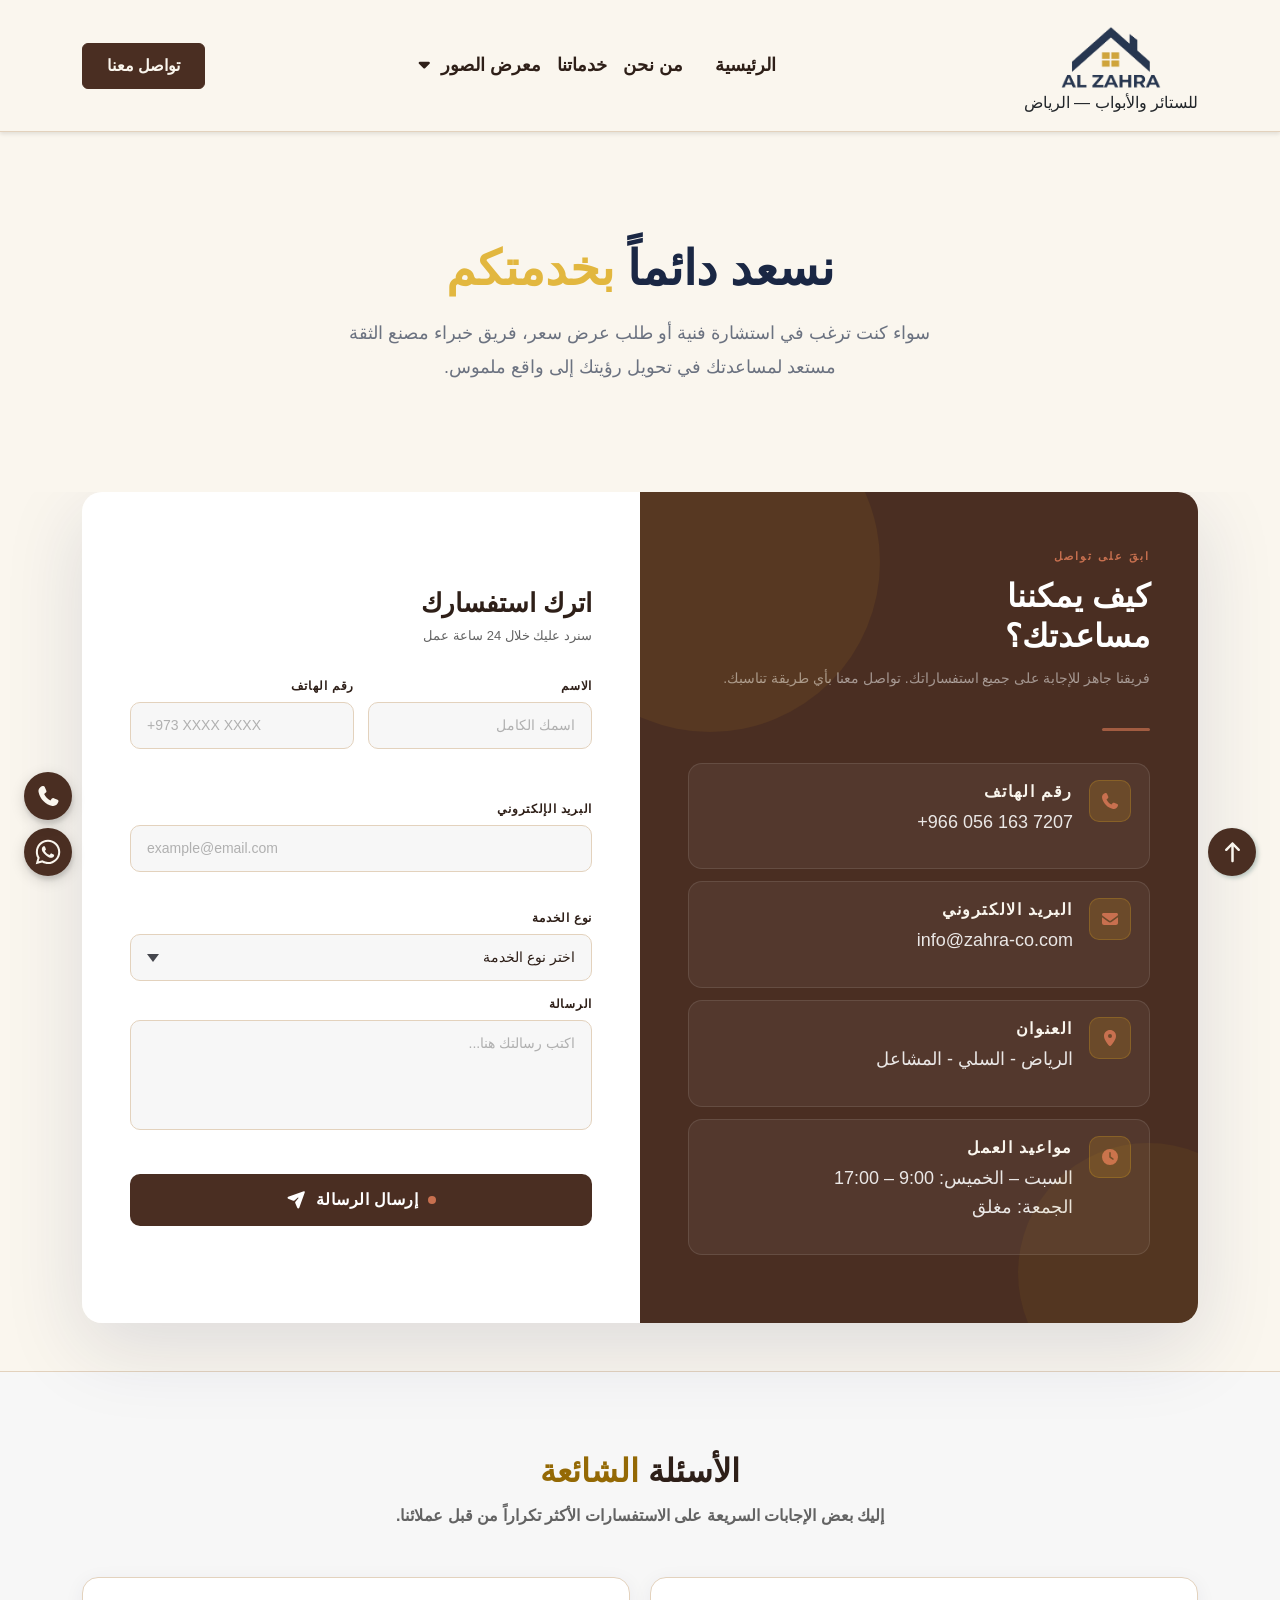
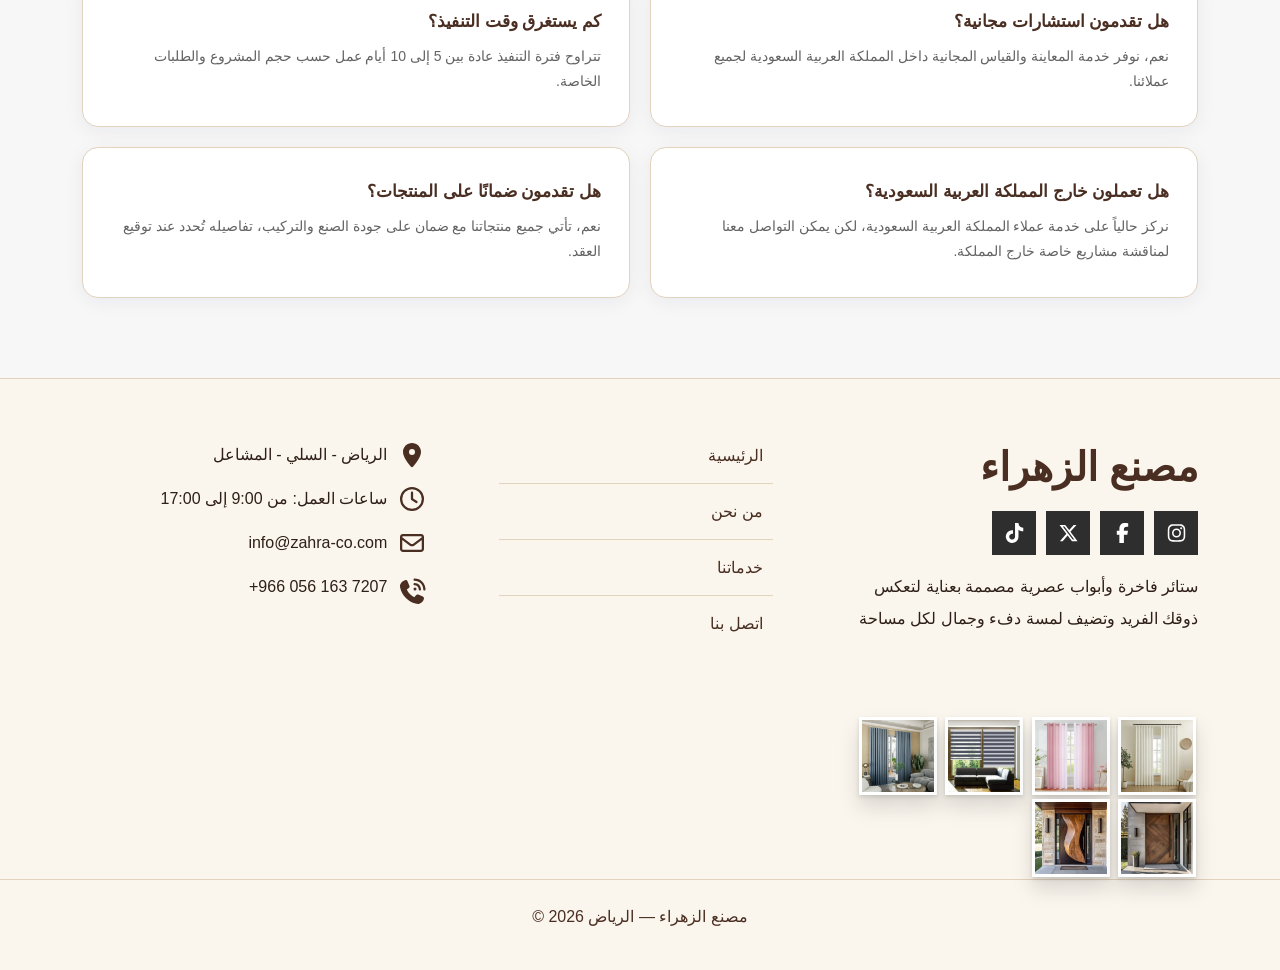
<file: contact.html>
<!doctype html>
<html lang="ar" dir="rtl">
  <head>
    <meta charset="UTF-8" />
    <meta name="viewport" content="width=device-width, initial-scale=1.0" />
    <meta
      http-equiv="Content-Security-Policy"
      content="default-src 'self'; script-src 'self' 'sha256-vvt4KWwuNr51XfE5m+hzeNEGhiOfZzG97ccfqGsPwvE=' 'sha256-7Y6uruadyUuhcGLX1ZdpZkP2QaiASGEqF8HDzQNpqH4='; style-src 'self' https://fonts.googleapis.com 'unsafe-inline'; font-src 'self' https://fonts.gstatic.com; img-src 'self' data:; connect-src 'self';"
    />
    <title>تواصل معنا - مصنع الثقة</title>
    <meta
      name="description"
      content="تواصل مع مصنع الثقة للحصول على استشارة مجانية وعرض سعر. الهملة، البحرين — +973 17580191"
    />

    <meta property="og:site_name" content="مصنع الثقة" />
    <meta property="og:type" content="website" />
    <meta property="og:url" content="https://trust-co.net/contact.html" />
    <meta property="og:title" content="تواصل معنا - مصنع الثقة" />
    <meta
      property="og:description"
      content="تواصل مع مصنع الثقة للحصول على استشارة مجانية وعرض سعر. الهملة، البحرين — +973 17580191"
    />
    <meta
      property="og:image"
      content="https://trust-co.net/images/og-image.webp"
    />
    <meta property="og:image:width" content="1200" />
    <meta property="og:image:height" content="630" />
    <meta property="og:locale" content="ar_BH" />

    <link rel="canonical" href="https://trust-co.net/contact.html" />

    <link rel="icon" href="./images/logo.png" type="image/png" />

    <link rel="stylesheet" href="./CSS/bootstrap.min.css" />
    <link rel="stylesheet" href="./CSS/all.min.css" />
    <link rel="stylesheet" href="./CSS/style.css" />
    <link rel="stylesheet" href="./CSS/contact.css" />

    <link rel="preconnect" href="https://fonts.googleapis.com" />
    <link rel="preconnect" href="https://fonts.gstatic.com" crossorigin />
    <link
      href="https://fonts.googleapis.com/css2?family=Cairo:wght@200..1000&family=El+Messiri:wght@400..700&family=Tajawal:wght@200;300;400;500;700;800;900&display=swap"
      rel="stylesheet"
    />

    <script type="application/ld+json">
      {
        "@context": "https://schema.org",
        "@graph": [
          {
            "@type": "ContactPage",
            "@id": "https://zahra-co.com/contact.html#webpage",
            "url": "https://zahra-co.com/contact.html",
            "name": "تواصل معنا - مصنع الزهراء",
            "description": "تواصل مع مصنع الزهراء للحصول على استشارة مجانية وعرض سعر. الرياض، السلي - المشاعل +966 056 163 7207",
            "inLanguage": "ar",
            "isPartOf": {
              "@type": "WebSite",
              "@id": "https://zahra-co.com/#website",
              "url": "https://zahra-co.com/",
              "name": "مصنع الزهراء للستائر والأبواب"
            },
            "breadcrumb": {
              "@type": "BreadcrumbList",
              "@id": "https://zahra-co.com/contact.html#breadcrumb",
              "itemListElement": [
                {
                  "@type": "ListItem",
                  "position": 1,
                  "name": "الرئيسية",
                  "item": "https://zahra-co.com/index.html"
                },
                {
                  "@type": "ListItem",
                  "position": 2,
                  "name": "تواصل معنا",
                  "item": "https://zahra-co.com/contact.html"
                }
              ]
            },
            "mainEntity": {
              "@type": ["LocalBusiness", "ManufacturingBusiness"],
              "@id": "https://zahra-co.com/#organization",
              "name": "مصنع الزهراء للستائر والأبواب",
              "url": "https://zahra-co.com/",
              "telephone": "+966 056 163 7207",
              "email": "info@zahra-co.com",
              "address": {
                "@type": "PostalAddress",
                "streetAddress": "الرياض - السلي - المشاعل",
                "addressLocality": "Ryadh",
                "addressRegion": "Riyadh",
                "addressCountry": "SA"
              }
            }
          }
        ]
      }
    </script>
  </head>

  <body>
    <nav class="navbar navbar-expand-lg py-3" id="mainNavbar">
      <div class="container">
        <div class="logo-box">
          <a class="navbar-brand" href="index.html">
            <img src="./images/logo.png" alt="مصنع الزهراء"
          /></a>
          <span class="d-block">للستائر والأبواب — الرياض</span>
        </div>

        <button
          class="navbar-toggler"
          type="button"
          data-bs-toggle="collapse"
          data-bs-target="#navbarSupportedContent"
          aria-controls="navbarSupportedContent"
          aria-expanded="false"
          aria-label="Toggle navigation"
        >
          <span class="navbar-toggler-icon"></span>
        </button>

        <div class="collapse navbar-collapse" id="navbarSupportedContent">
          <ul class="navbar-nav mx-auto mb-2 mb-lg-0">
            <li class="nav-item ms-3">
              <a class="nav-link" aria-current="page" href="index.html">
                الرئيسية
              </a>
            </li>

            <li class="nav-item">
              <a class="nav-link" href="about.html"> من نحن </a>
            </li>

            <li class="nav-item">
              <a class="nav-link" href="services.html"> خدماتنا </a>
            </li>

            <li class="nav-item has-mega-menu">
              <a
                class="nav-link"
                data-bs-toggle="collapse"
                href="#megaMenuCollapse"
                role="button"
                aria-expanded="false"
                aria-controls="megaMenuCollapse"
              >
                معرض الصور
                <i class="fa fa-caret-down"></i>
              </a>
              <div class="collapse mega-menu" id="megaMenuCollapse">
                <img src="./images/megamenu.png" alt="mega menu" />

                <ul class="links">
                  <li>
                    <a href="service-gallery.html?service=accordion-plastic"
                      >أبواب اكورديون بلاستيك</a
                    >
                  </li>
                  <li>
                    <a href="service-gallery.html?service=accordion-leather"
                      >أبواب اكورديون جلد</a
                    >
                  </li>
                  <li>
                    <a href="service-gallery.html?service=roll-curtains"
                      >ستائر سكرين رول</a
                    >
                  </li>
                  <li>
                    <a href="service-gallery.html?service=blackout-curtains"
                      >ستائر بلاك أوت</a
                    >
                  </li>
                  <li>
                    <a href="service-gallery.html?service=double-curtains"
                      >ستائر مزدوجة</a
                    >
                  </li>
                  <li>
                    <a href="service-gallery.html?service=venetian-blinds"
                      >ستائر معدنية</a
                    >
                  </li>
                  <li>
                    <a href="service-gallery.html?service=sliced-metal-roofs"
                      >شرائح الأسقف المعدنية</a
                    >
                  </li>
                  <li>
                    <a href="service-gallery.html?service=stage-blinds"
                      >ستائر المسرح</a
                    >
                  </li>
                  <li>
                    <a href="service-gallery.html?service=bamboo"
                      >ستائر البامبو</a
                    >
                  </li>
                </ul>

                <ul class="links">
                  <li>
                    <a href="service-gallery.html?service=roman-shade"
                      >الستائر الرومانية</a
                    >
                  </li>
                  <li>
                    <a href="service-gallery.html?service=wooden-curtains"
                      >ستائر خشبية</a
                    >
                  </li>
                  <li>
                    <a href="service-gallery.html?service=wooden-alternative"
                      >ستائر بديل الخشب</a
                    >
                  </li>
                  <li>
                    <a href="service-gallery.html?service=wavy-curtains"
                      >ستائر ويفي</a
                    >
                  </li>
                  <li>
                    <a href="service-gallery.html?service=zebra-curtains"
                      >ستائر زيبرا</a
                    >
                  </li>
                  <li>
                    <a href="service-gallery.html?service=japanese-curtains"
                      >ستائر يابانية</a
                    >
                  </li>
                  <li>
                    <a href="service-gallery.html?service=vertical-curtains"
                      >ستائر عمودية</a
                    >
                  </li>
                  <li>
                    <a href="service-gallery.html?service=stone-alternative"
                      >بديل الحجر</a
                    >
                  </li>
                  <li>
                    <a href="service-gallery.html?service=spc">الباركية</a>
                  </li>
                </ul>

                <ul class="links">
                  <li>
                    <a href="service-gallery.html?service=external-curtains"
                      >ستائر السحابات الخارجية</a
                    >
                  </li>
                  <li>
                    <a href="service-gallery.html?service=hospital-curtains"
                      >ستائر المستشفيات</a
                    >
                  </li>
                  <li>
                    <a
                      href="service-gallery.html?service=refri-freezers-curtains"
                      >ستائر الثلاجات والمستودعات</a
                    >
                  </li>
                  <li>
                    <a href="service-gallery.html?service=roman-rails"
                      >السلك الروماني</a
                    >
                  </li>
                  <li>
                    <a href="service-gallery.html?service=glydea-rails"
                      >السلك الجلايا</a
                    >
                  </li>
                  <li>
                    <a href="service-gallery.html?service=american-rails"
                      >السلك الأمريكي</a
                    >
                  </li>
                  <li>
                    <a href="service-gallery.html?service=motors-blinds"
                      >الستائر الكهربائية</a
                    >
                  </li>
                  <li>
                    <a
                      href="service-gallery.html?service=alzahra-curtains-engine"
                      >محركات الزهراء</a
                    >
                  </li>
                </ul>
              </div>
            </li>
          </ul>

          <a href="contact.html"  class="d-flex btn btn-primary mx-auto mx-lg-0"> تواصل معنا</a>
        </div>
      </div>
    </nav>

    <main>
      <section class="contact-section">
        <div class="container py-5">
          <div class="section-content text-center mx-auto">
            <h2>نسعد دائماً <span>بخدمتكم</span></h2>
            <p>
              سواء كنت ترغب في استشارة فنية أو طلب عرض سعر، فريق خبراء مصنع
              الثقة مستعد لمساعدتك في تحويل رؤيتك إلى واقع ملموس.
            </p>
          </div>
        </div>
      </section>

      <section class="container pb-5 d-flex align-items-center">
        <div class="contact-wrapper">
          <div class="info-side">
            <p class="info-eyebrow">ابقَ على تواصل</p>
            <h2 class="info-heading">كيف يمكننا<br />مساعدتك؟</h2>
            <p class="info-sub">
              فريقنا جاهز للإجابة على جميع استفساراتك. تواصل معنا بأي طريقة
              تناسبك.
            </p>
            <div class="info-divider"></div>

            <div class="info-card">
              <div class="info-icon-wrap">
                <i class="fa-solid fa-phone"></i>
              </div>
              <div>
                <p class="info-card-label">رقم الهاتف</p>
                <p class="info-card-value" dir="ltr">+966 056 163 7207</p>
              </div>
            </div>

            <div class="info-card">
              <div class="info-icon-wrap">
                <i class="fa-solid fa-envelope"></i>
              </div>
              <div>
                <p class="info-card-label">البريد الالكتروني</p>
                <p class="info-card-value">info@zahra-co.com</p>
              </div>
            </div>

            <div class="info-card">
              <div class="info-icon-wrap">
                <i class="fa-solid fa-location-dot"></i>
              </div>
              <div>
                <p class="info-card-label">العنوان</p>
                <p class="info-card-value">الرياض - السلي - المشاعل</p>
              </div>
            </div>

            <div class="info-card">
              <div class="info-icon-wrap">
                <i class="fa-solid fa-clock"></i>
              </div>
              <div>
                <p class="info-card-label">مواعيد العمل</p>
                <p class="info-card-value">
                  السبت – الخميس: 9:00 – 17:00 <br />الجمعة: مغلق
                </p>
              </div>
            </div>
          </div>

          <div class="form-side">
            <h3 class="form-heading">اترك استفسارك</h3>
            <p class="form-sub">سنرد عليك خلال 24 ساعة عمل</p>

            <form id="contact-form" novalidate autocomplete="on">
              <div id="form-alert"></div>

              <div aria-hidden="true" class="honeypot">
                <label for="website-url">اتركه فارغًا</label>
                <input
                  type="text"
                  id="website-url"
                  name="website_url"
                  tabindex="-1"
                  autocomplete="off"
                />
              </div>

              <div class="field-row">
                <div class="field-group">
                  <label for="sender-name">الاسم</label>
                  <input
                    id="sender-name"
                    name="from_name"
                    type="text"
                    placeholder="اسمك الكامل"
                    required
                    minlength="2"
                    maxlength="100"
                    autocomplete="name"
                  />
                  <span class="field-error" id="error-name"></span>
                </div>
                <div class="field-group">
                  <label for="sender-phone">رقم الهاتف</label>
                  <input
                    id="sender-phone"
                    name="from_phone"
                    type="tel"
                    placeholder="+973 XXXX XXXX"
                    maxlength="20"
                    autocomplete="tel"
                    dir="ltr"
                  />
                  <span class="field-error" id="error-phone"></span>
                </div>
              </div>

              <div class="field-group">
                <label for="sender-email">البريد الإلكتروني</label>
                <input
                  id="sender-email"
                  name="from_email"
                  type="email"
                  placeholder="example@email.com"
                  required
                  maxlength="254"
                  autocomplete="email"
                  dir="ltr"
                />
                <span class="field-error" id="error-email"></span>
              </div>

              <div class="field-group">
                <label for="sender-service">نوع الخدمة</label>
                <select id="sender-service" name="service">
                  <option value="" disabled selected>اختر نوع الخدمة</option>
                  <option>تركيب ستائر جديدة</option>
                  <option>تصميم أبواب أكورديون</option>
                  <option>استشارة فنية / زيارة موقع</option>
                  <option>صيانة</option>
                  <option>أخرى</option>
                </select>
              </div>

              <div class="field-group">
                <label for="sender-message">الرسالة</label>
                <textarea
                  id="sender-message"
                  name="message"
                  placeholder="اكتب رسالتك هنا..."
                  required
                  minlength="10"
                  maxlength="2000"
                ></textarea>
                <span class="field-error" id="error-message"></span>
              </div>

              <button id="btn-send" class="btn-send" type="submit">
                <span class="btn-dot"></span>
                إرسال الرسالة
                <i class="fa-solid fa-paper-plane"></i>
              </button>
            </form>
          </div>
        </div>
      </section>
    </main>

    <section class="faq-section">
      <div class="container">
        <div class="faq-header">
          <h2>الأسئلة <span>الشائعة</span></h2>
          <p>
            إليك بعض الإجابات السريعة على الاستفسارات الأكثر تكراراً من قبل
            عملائنا.
          </p>
        </div>
        <div class="faq-grid">
          <div class="faq-card">
            <h4>هل تقدمون استشارات مجانية؟</h4>
            <p>
              نعم، نوفر خدمة المعاينة والقياس المجانية داخل المملكة العربية
              السعودية لجميع عملائنا.
            </p>
          </div>
          <div class="faq-card">
            <h4>كم يستغرق وقت التنفيذ؟</h4>
            <p>
              تتراوح فترة التنفيذ عادة بين 5 إلى 10 أيام عمل حسب حجم المشروع
              والطلبات الخاصة.
            </p>
          </div>
          <div class="faq-card">
            <h4>هل تعملون خارج المملكة العربية السعودية؟</h4>
            <p>
              نركز حالياً على خدمة عملاء المملكة العربية السعودية، لكن يمكن
              التواصل معنا لمناقشة مشاريع خاصة خارج المملكة.
            </p>
          </div>
          <div class="faq-card">
            <h4>هل تقدمون ضمانًا على المنتجات؟</h4>
            <p>
              نعم، تأتي جميع منتجاتنا مع ضمان على جودة الصنع والتركيب، تفاصيله
              تُحدد عند توقيع العقد.
            </p>
          </div>
        </div>
      </div>
    </section>

    <footer id="footer">
      <div class="container">
        <div class="box">
          <h3>مصنع الزهراء</h3>

          <ul class="social">
            <li class="instagram">
              <a
                href="https://www.instagram.com/alzahra_factory?igsh=d290dWV3NXN4enFs"
                class="instagram"
                aria-label="Instagram"
                target="_blank"
                rel="noopener noreferrer"
              >
                <i class="fab fa-instagram" aria-hidden="true"></i>
              </a>
            </li>
            <li class="facebook">
              <a
                href="https://www.facebook.com/share/17obge7R5r/?mibextid=wwXIfr"
                class="facebook"
                aria-label="Facebook"
                target="_blank"
                rel="noopener noreferrer"
              >
                <i class="fab fa-facebook-f" aria-hidden="true"></i>
              </a>
            </li>
            <li class="twitter">
              <a
                href="https://x.com/ZAHRADECOR"
                class="twitter"
                aria-label="X (Twitter)"
                target="_blank"
                rel="noopener noreferrer"
              >
                <i class="fab fa-x-twitter" aria-hidden="true"></i>
              </a>
            </li>
            <li class="tiktok">
              <a
                href="https://www.tiktok.com/@alzahra_factory?is_from_webapp=1&sender_device=pc"
                class="tiktok"
                aria-label="TikTok"
                target="_blank"
                rel="noopener noreferrer"
              >
                <i class="fab fa-tiktok" aria-hidden="true"></i>
              </a>
            </li>
          </ul>

          <p class="text">
            ستائر فاخرة وأبواب عصرية مصممة بعناية لتعكس ذوقك الفريد وتضيف لمسة
            دفء وجمال لكل مساحة
          </p>
        </div>

        <div class="box">
          <ul class="links">
            <li><a href="index.html">الرئيسية</a></li>
            <li><a href="about.html">من نحن</a></li>
            <li><a href="services.html">خدماتنا</a></li>
            <li><a href="contact.html">اتصل بنا</a></li>
          </ul>
        </div>

        <div class="box">
          <div class="line">
            <i class="fas fa-map-marker-alt fa-fw"></i>
            <div class="info">الرياض - السلي - المشاعل</div>
          </div>

          <div class="line">
            <i class="far fa-clock fa-fw" aria-hidden="true"></i>
            <div class="info">ساعات العمل: من 9:00 إلى 17:00</div>
          </div>
          <div class="line">
            <i class="far fa-envelope fa-fw" aria-hidden="true"></i>
            <div class="info">info@zahra-co.com</div>
          </div>

          <div class="line">
            <i class="fas fa-phone-volume fa-fw" aria-hidden="true"></i>
            <div class="info">
              <span dir="ltr">+966 056 163 7207</span>
            </div>
          </div>
        </div>

        <div class="box footer-gallery">
          <img src="./images/Curtains-1.webp" alt="Curtain 1" />
          <img src="./images/Curtains-2.webp" alt="Curtain 2" />
          <img src="./images/Curtains-3.webp" alt="Curtain 3" />
          <img src="./images/Curtains-4.webp" alt="Curtain 4" />
          <img src="./images/Door-1.webp" alt="Door 1" />
          <img src="./images/Door-2.webp" alt="Door 2" />
        </div>
      </div>
      <p class="copyright">مصنع الزهراء — الرياض <span id="current-year">2026</span> &copy;</p>
    </footer>

    <div>
      <a
        id="whatsapp-btn"
        target="_blank"
        rel="noopener noreferrer"
        class="btn btn-sm whatsapp contact"
        aria-label="تواصل عبر واتساب"
      >
        <i class="fa-brands fa-whatsapp"></i>
      </a>
      <a
        href="tel:+9660561637207"
        class="btn btn-sm phone contact"
        aria-label="اتصل بنا"
      >
        <i class="fa-solid fa-phone"></i>
      </a>
    </div>

    <div class="arrow-up">
      <a href="#mainNavbar" aria-label="Back to top">
        <i class="fa-solid fa-arrow-up" aria-hidden="true"></i>
      </a>
    </div>

    <script src="./JS/bootstrap.bundle.min.js"></script>
    <script src="./JS/all.min.js"></script>
    <script src="./JS/main.js"></script>
    <script src="./JS/email.js"></script>
  </body>
</html>
</file>
<file: CSS/style.css>
:root {
  --primary-color: #4a2e22;
  --secondary-color: #c8704f;
  --gold-light: #e8b873;
  --cream: #faf6ee;
  --section-color: #f2e6d6;
  --text: #2e1f18;
  --border-color: #e3d2bd;
  --white: #ffffff;
  --text-light: #636363;
  --bg-light: #f7f7f7;
  --main-transition: 0.3s;
  --text-dark: #1a1a1a;
  --text-soft: #999;
  --radius: 20px;
  --dark-navy: #1a2744;
  --gold: #e2b73f;
  --gray: #6b7280;
  --transition: 0.75s cubic-bezier(0.34, 1.15, 0.64, 1);
}
* {
  -webkit-box-sizing: border-box;
  -moz-box-sizing: border-box;
  box-sizing: border-box;
}
html {
  scroll-behavior: smooth;
  overflow-x: hidden;
}
::selection {
  background-color: var(--primary-color);
  color: var(--cream);
}
::-webkit-scrollbar {
  width: 6px;
}
::-webkit-scrollbar-track {
  background: var(--primary-color);
}
::-webkit-scrollbar-thumb {
  background: var(--gold);
}
body {
  background-color: var(--cream);
  direction: rtl;
  text-align: right;
  font-family: "Tajawal", Arial, sans-serif;
  overflow-x: hidden;
  caret-color: var(--primary-color);
  min-height: 100vh;
}
h1 {
  font-family: "El Messiri", sans-serif;
  font-family: "Cairo", sans-serif;
}
input:focus {
  box-shadow: none !important;
}
ul {
  list-style: none;
}
a {
  text-decoration: none;
}
img {
  width: 100%;
  height: auto;
}
.spikes {
  position: relative;
}
.spikes::before {
  content: "";
  position: absolute;
  right: 0px;
  left: 0px;
  top: 0px;
  display: block;
  height: 80px;
  background-size: 32px 100%;
  background-image:
    linear-gradient(225deg, var(--primary-color) 25%, transparent 25%),
    linear-gradient(135deg, var(--primary-color) 25%, transparent 25%);
  background-position: 0px 0px;
  z-index: 1;
}
.navbar {
  --bs-navbar-padding-y: 0;
  padding-bottom: 0.5rem;
  background-color: var(--cream);
  box-shadow: 0 2px 4px rgba(0, 0, 0, 0.1);
  border-bottom: 1px solid var(--border-color);
  z-index: 1000;
}
.logo-box {
  margin-top: -1.25rem;
}
.navbar-brand img {
  display: block;
  height: 65px;
  width: auto;
  margin: auto;
}
.nav-link {
  color: var(--text);
  font-size: 1.125rem;
  font-weight: 600;
  transition: var(--main-transition);
  position: relative;
}
.nav-item a:hover {
  color: var(--primary-color) !important;
}

.nav-link::before {
  content: "";
  position: absolute;
  display: block;
  width: 0;
  height: 2px;
  bottom: 0px;
  left: 50%;
  transform: translateX(-50%);
  background-color: var(--primary-color);
  transition: var(--main-transition);
}
.nav-link:hover::before {
  width: calc(100% - 16px);
}

.nav-link.active {
  color: var(--primary-color) !important;
}
.nav-link.active::before {
  content: "";
  position: absolute;
  display: block;
  width: calc(100% - 16px);
  height: 2px;
  bottom: 0px;
  left: 50%;
  transform: translateX(-50%);
  background-color: var(--primary-color);
}
@media (max-width: 991.98px) {
  .navbar .navbar-nav {
    padding: 1rem;
    text-align: center;
    border-top: 1px solid var(--border-color);
    margin-top: 16px;
  }
  .navbar .nav-link {
    margin-bottom: 0.5rem;
  }
  .nav-link.active::before {
    width: 100%;
  }
}
.navbar-nav .has-mega-menu {
  position: static;
}
.mega-menu {
  display: flex;
  align-items: flex-start;
  gap: 40px;
  position: absolute;
  background-color: var(--cream);
  width: 90%;
  top: 100%;
  left: 50%;
  z-index: 100;
  transform: translateX(-50%);
  padding: 30px;
  border-bottom: 3px solid var(--primary-color);
  box-shadow: 0 8px 24px rgba(0, 0, 0, 0.1);
}
@media (min-width: 992px) and (max-width: 1200.98px) {
  .mega-menu {
    gap: 18px;
  }
}
@media (min-width: 1200px) and (max-width: 1400.98px) {
  .mega-menu {
    gap: 20px;
  }
}
@media (max-width: 767.98px) {
  .mega-menu {
    padding: 5px;
    flex-direction: column;
    align-items: stretch;
    gap: 0;
  }
}

.mega-menu img {
  display: block;
  width: 30%;
  margin: auto;
  max-width: 100%;
  border-radius: 8px;
  object-fit: cover;
}

@media (max-width: 1200.98px) {
  .mega-menu img {
    max-width: 28%;
  }
}
@media (min-width: 992px) and (max-width: 1200.98px) {
  .mega-menu img {
    display: none;
  }
}
.mega-menu .links {
  min-width: 220px;
  flex: 1;
  padding-right: 0;
}

.mega-menu .links > li {
  padding: 12px 15px;
  position: relative;
  font-size: 16px;
}
@media (min-width: 992px) and (max-width: 1200.98px) {
  .mega-menu .links > li {
    font-size: 14px;
    padding: 10px 12px;
  }
}
@media (min-width: 1200px) and (max-width: 1400.98px) {
  .mega-menu .links > li {
    font-size: 14px;
    padding: 11px 13px;
  }
}
@media (max-width: 991.98px) {
  .mega-menu img {
    display: none;
  }

  .mega-menu .links > li {
    font-size: 14px;
  }
}

.mega-menu .links > li::before {
  content: "";
  position: absolute;
  top: 0;
  right: 0;
  width: 0;
  height: 100%;
  z-index: -1;
  background-color: var(--light-gray);
  transition: var(--main-transition);
}

.mega-menu .links > li:hover::before {
  width: 100%;
}

.mega-menu .links > li:not(:last-child) {
  border-bottom: 1px solid var(--border-color);
}

.mega-menu .links > li a {
  color: var(--primary-color);
  display: block;
  width: 100%;
  font-weight: 600;
  transition: var(--main-transition);
}

.mega-menu .links > li:hover a,
.mega-menu .links > li a:hover {
  color: var(--secondary-color) !important;
}

@media (max-width: 767.98px) {
  .mega-menu .links:not(:last-of-type) > li:last-child {
    border-bottom: 1px solid var(--border-color);
  }
}

@media (max-width: 991.98px) {
  .has-mega-menu .mega-menu {
    position: static !important;
    width: 100% !important;
    transform: none !important;
    margin-top: 1rem;
    padding: 1rem;
  }

  .has-mega-menu .mega-menu.show {
    display: flex !important;
  }

  .has-mega-menu .nav-link i {
    transition: transform 0.3s ease;
  }

  .has-mega-menu .nav-link[aria-expanded="true"] i {
    transform: rotate(180deg);
  }
}

@media (max-width: 991.98px) {
  .has-mega-menu .mega-menu {
    transition: all 0.3s ease;
  }

  .has-mega-menu.open::after {
    content: "";
    position: fixed;
    top: 0;
    left: 0;
    right: 0;
    bottom: 0;
    background: rgba(0, 0, 0, 0.5);
    z-index: 99;
    pointer-events: none;
  }

  .has-mega-menu.open .mega-menu {
    position: relative;
    z-index: 100;
  }
}

.btn-primary {
  background-color: var(--primary-color) !important;
  border-color: var(--primary-color) !important;
  transition: var(--main-transition);
  font-weight: 600;
  color: var(--cream) !important;
  min-height: 44px;
  min-width: 44px;
  transition: var(--main-transition);
  align-items: center;
  justify-content: center;
  padding: 0.625rem 1.5rem;
  display: inline-flex;
}
@media (max-width: 991.98px) {
  .btn-primary {
    display: block;
    margin-bottom: 16px;
  }
}
.btn-primary:hover {
  background-color: transparent !important;
  color: var(--primary-color) !important;
  border-color: var(--primary-color) !important;
  opacity: 0.8;
}

.contact {
  display: flex;
  align-items: center;
  justify-content: center;
  position: fixed;
  bottom: 1.5rem;
  left: 1.5rem;
  font-size: 1.25rem;
  width: 3rem;
  height: 3rem;
  background-color: var(--primary-color);
  color: var(--cream);
  transition: var(--main-transition);
  border-radius: 50%;
  box-shadow:
    0px 4px 14px 1px rgb(0 0 0 / 13%),
    1px 4px 4px 0px rgb(0 0 0 / 12%);
  z-index: 10000;
}
.contact a {
  color: inherit;
  display: flex;
  align-items: center;
  justify-content: center;
  gap: 4px;
}
.contact:hover {
  background-color: var(--secondary-color) !important;
  color: var(--cream);
  border: 1px solid var(--secondary-color);
  box-shadow:
    0px 4px 14px 1px rgb(0 0 0 / 13%),
    1px 4px 4px 0px rgb(0 0 0 / 12%);
}
.whatsapp {
  bottom: 1.5rem;
  font-size: 1.75rem;
}
.phone {
  bottom: 5rem;
}

@media (max-width: 767.98px) {
  .contact {
    left: 1rem;
  }
}
.arrow-up {
  display: flex;
  align-items: center;
  justify-content: center;
  position: fixed;
  bottom: 1.5rem;
  right: 1.5rem;
  font-size: 1.25rem;
  width: 3rem;
  height: 3rem;
  background-color: var(--primary-color);
  color: var(--cream);
  transition: var(--main-transition);
  border-radius: 50%;
  box-shadow: 2px 2px 4px 0 #49716b5c;
  z-index: 10000;
}
.arrow-up a {
  color: var(--cream);
  display: flex;
  justify-content: center;
  align-items: center;
}
.arrow-up:hover {
  background-color: var(--secondary-color) !important;
  color: var(--cream);
  border: 1px solid var(--secondary-color);
  box-shadow: 2px 2px 4px 0 #49716b5c;
}
.hero-split {
  display: grid;
  grid-template-columns: 1fr 1fr;
  max-height: fit-content;
  background: var(--cream); /* light cream background */
  overflow: hidden;
  position: relative;
  padding: 2rem 0;
}

.hero-split::before {
  display: none;
} /* remove old texture overlay */

/* ── Text Panel (RIGHT side in RTL — natural grid flow) ── */
.hero-text-panel {
  display: flex;
  flex-direction: column;
  justify-content: center;

  position: relative;
}

.hero-eyebrow {
  display: inline-flex;
  align-items: center;
  gap: 8px;
  background: var(--primary-color); /* solid navy pill */
  color: var(--cream);
  border: none;
  border-radius: 999px;
  padding: 0.35rem 1.1rem;
  font-size: 0.875rem;
  font-weight: 600;
  width: fit-content;
  margin-bottom: 1.75rem;
  animation: fadeSlideIn 0.7s ease both;
}

.hero-eyebrow i {
  color: var(--secondary-color);
}

.hero-heading {
  font-family: "El Messiri", "Cairo", sans-serif;
  font-size: clamp(2.4rem, 4vw, 3.8rem);
  font-weight: 700;
  color: var(--primary-color); /* dark navy first line */
  line-height: 1.2;
  margin-bottom: 0;
  animation: fadeSlideIn 0.7s 0.12s ease both;
}

.hero-heading em {
  font-style: normal;
  color: var(--secondary-color); /* gold second line */
  display: block;
}

/* gold accent underline bar */
.hero-heading::after {
  content: "";
  display: block;
  width: 52px;
  height: 4px;
  background: var(--secondary-color);
  border-radius: 2px;
  margin-top: 1rem;
  margin-bottom: 1.5rem;
}

.hero-desc {
  color: var(--text-light); /* muted gray body text */
  font-size: 1.125rem;
  line-height: 1.9;
  font-weight: 500;
  max-width: 460px;
  margin-bottom: 2rem;
  animation: fadeSlideIn 0.7s 0.22s ease both;
}

/* CTA row — buttons come BEFORE stats per screenshot */
.hero-actions {
  display: flex;
  align-items: center;
  gap: 1rem;
  flex-wrap: wrap;
  margin-bottom: 2.5rem;
  animation: fadeSlideIn 0.7s 0.32s ease both;
}

/* Primary button — navy filled */
.hero-actions .hero-btn {
  background-color: var(--primary-color) !important;
  border-color: var(--primary-color) !important;
  color: var(--cream) !important;
  border-radius: 8px;
  padding: 0.6rem 1.4rem;
  font-size: 1rem;
  font-weight: 600;
  box-shadow: 0 4px 14px rgba(24, 41, 89, 0.2);
  margin: 0;
}

.hero-actions .hero-btn:hover {
  background-color: var(--gold-light) !important;
  border-color: var(--border-color) !important;
  color: var(--primary-color) !important;
}

/* Secondary button — navy outlined */
.hero-link {
  display: inline-flex;
  align-items: center;
  gap: 6px;
  padding: 0.6rem 1.4rem;
  border: 1.5px solid var(--primary-color);
  border-radius: 8px;
  color: var(--primary-color);
  font-weight: 600;
  font-size: 1rem;
  text-decoration: none;
  transition: var(--main-transition);
  opacity: 1;
}

.hero-link:hover {
  background-color: var(--primary-color);
  color: var(--cream);
}

/* Stats row */
.hero-stats {
  display: flex;
  align-items: center;
  gap: 1.5rem;
  animation: fadeSlideIn 0.7s 0.42s ease both;
}

.hero-stat {
  display: flex;
  flex-direction: column;
  gap: 4px;
}

.hero-stat-num {
  font-family: "Cairo", sans-serif;
  font-size: 1.75rem;
  font-weight: 800;
  color: var(--primary-color); /* dark navy numbers */
  line-height: 1;
}

.hero-stat-label {
  font-size: 0.8rem;
  color: var(--text-light); /* muted labels */
  font-weight: 500;
}

.hero-stat-divider {
  width: 1px;
  height: 40px;
  background: var(--border-color);
  flex-shrink: 0;
}

.hero-visual-panel {
  display: flex;
  align-items: center;
  justify-content: center;
  position: relative;
  background: var(--cream);
}

/* remove the divider line pseudo */
.hero-visual-panel::before {
  display: none;
}

.hero-orbit-wrap {
  position: relative;
  width: 400px;
  height: 480px;
  max-width: 90%;
}

/* Dark navy rounded card background behind image */
.hero-img-ring {
  position: absolute;
  inset: 50px 30px;
  border-radius: 24px; /* rounded rectangle, not circle */
  overflow: hidden;
  background: var(--dark-navy);
  border: none;
  box-shadow: 0 24px 64px rgba(24, 41, 89, 0.25);
  animation: heroImgIn 0.9s 0.3s cubic-bezier(0.34, 1.15, 0.64, 1) both;
}

@media (min-width: 767px) and (max-width: 991.98px) {
  .hero-img-ring {
    inset: 36px -118px;
  }
}

@media (max-width: 767.98px) {
  .hero-img-ring {
    inset: 24px -70px;
  }
}
.hero-center-img {
  width: 100%;
  height: 100%;
  object-fit: cover;
  display: block;
  opacity: 0.88;
  transition:
    transform 6s ease,
    opacity 0.3s;
}

.hero-orbit-wrap:hover .hero-center-img {
  transform: scale(1.05);
  opacity: 1;
}

/* Remove spinning deco ring */
.hero-deco-ring {
  display: none;
}

/* Floating label chips — white cards with shadow */
.hero-float {
  position: absolute;
  display: flex;
  align-items: flex-start;
  gap: 10px;
  background: #ffffffd1;
  border: none;
  border-radius: 14px;
  padding: 0.65rem 1rem;
  white-space: nowrap;
  color: var(--primary-color);
  font-size: 0.82rem;
  font-weight: 700;
  box-shadow: 0 6px 24px rgba(0, 0, 0, 0.1);
  flex-direction: column;
  min-width: 120px;
  backdrop-filter: none;
  -webkit-backdrop-filter: none;
}

.hero-float span {
  display: block;
  font-size: 0.7rem;
  font-weight: 400;
  color: var(--text);
  margin-top: 2px;
}

/* icon row inside chip */
.hero-float i {
  color: var(--primary-color);
  font-size: 1rem;
  background: var(--light-gray);
  border-radius: 8px;
  padding: 6px;
}

/* chip positions — spread around the card */
.hero-float--top-right {
  top: 2%;
  left: -9%;
  animation: floatA 4s ease-in-out infinite;
}
.hero-float--top-left {
  top: 5%;
  right: -18%;
  animation: floatB 4.5s ease-in-out infinite;
}
.hero-float--bottom-right {
  bottom: 2%;
  left: -12%;
  animation: floatA 5s ease-in-out infinite 0.5s;
}
.hero-float--bottom-left {
  bottom: 5%;
  right: -18%;
  animation: floatB 3.8s ease-in-out infinite 1s;
}
.hero-float--mid-left {
  top: 45%;
  left: -15%;
  animation: floatA 4.2s ease-in-out infinite 0.8s;
}
@media (min-width: 767px) and (max-width: 991.98px) {
  .hero-float--top-left {
    top: -3%;
    right: -65%;
  }
  .hero-float--top-right {
    left: -67%;
  }

  .hero-float--mid-left {
    left: -70%;
  }

  .hero-float--bottom-left {
    bottom: -3%;
    right: -40%;
  }
  .hero-float--bottom-right {
    bottom: -9%;
  }
}
@media (max-width: 767.98px) {
  .hero-float--top-left {
    top: -10%;
    right: -35%;
  }
  .hero-float--top-right {
    top: -8%;
    left: -37%;
  }

  .hero-float--mid-left {
    left: -40%;
  }

  .hero-float--bottom-left {
    bottom: -12%;
    right: -40%;
  }
  .hero-float--bottom-right {
    bottom: -15%;
  }
}
.hero-float > div {
  display: flex;
  flex-direction: column;
  gap: 2px;
}

.hero-float strong {
  font-size: 0.82rem;
  font-weight: 700;
  color: var(--primary-color);
  display: block;
}

.hero-float span {
  display: block;
  font-size: 0.7rem;
  font-weight: 400;
  color: var(--text-light);
}

/* ── Animations ── */
@keyframes fadeSlideIn {
  from {
    opacity: 0;
    transform: translateY(22px);
  }
  to {
    opacity: 1;
    transform: translateY(0);
  }
}

@keyframes heroImgIn {
  from {
    opacity: 0;
    transform: scale(0.88);
  }
  to {
    opacity: 1;
    transform: scale(1);
  }
}

@keyframes spinRing {
  to {
    transform: rotate(360deg);
  }
}

@keyframes floatA {
  0%,
  100% {
    transform: translateY(0px);
  }
  50% {
    transform: translateY(-8px);
  }
}

@keyframes floatB {
  0%,
  100% {
    transform: translateY(0px);
  }
  50% {
    transform: translateY(8px);
  }
}

/* ── Responsive ── */
@media (max-width: 991.98px) {
  .hero-split {
    grid-template-columns: 1fr;
    min-height: auto;
  }
  .hero-text-panel {
    padding: 4rem 2rem 2.5rem;
    text-align: center;
    align-items: center;
  }
  .hero-heading::after {
    margin-left: auto;
    margin-right: auto;
  }
  .hero-desc {
    max-width: 100%;
  }
  .hero-stats {
    justify-content: center;
  }
  .hero-actions {
    justify-content: center;
  }
  .hero-visual-panel {
    padding: 2rem 2rem 4rem;
  }
  .hero-orbit-wrap {
    width: 300px;
    height: 360px;
  }
}

@media (max-width: 575.98px) {
  .hero-text-panel {
    padding: 3rem 1.25rem;
  }
  .hero-orbit-wrap {
    width: 240px;
    height: 290px;
  }
  .hero-float {
    font-size: 0.72rem;
    padding: 0.5rem 0.75rem;
    min-width: 100px;
  }
  .hero-stats {
    gap: 1rem;
  }
  .hero-stat-num {
    font-size: 1.4rem;
  }
}
@media (max-width: 575.98px) {
  .hero-float--top-right {
    left: -30%;
  }
  .hero-float--mid-left {
    left: -30%;
  }
  .hero-float--bottom-left {
    right: -30%;
  }
  .hero-float--top-left {
    right: -31%;
  }
}

.hero-btn {
  display: flex;
  align-items: center;
  justify-content: center;
  width: fit-content;
  margin: 1.5rem auto;
  padding: 0.5rem 0.75rem;
  font-size: 1.125rem;
  font-weight: 500;
  background-color: var(--secondary-color) !important;
  border-color: var(--secondary-color) !important;
  transition: var(--main-transition);
  color: var(--primary-color);
  border-radius: 25px;
  box-shadow:
    1px 4px 4px 0px rgb(0 0 0 / 12%),
    0px 4px 14px 1px rgb(0 0 0 / 13%);
}
@media (max-width: 991.98px) {
  .hero-btn {
    font-size: 1rem;
  }
}
@media (max-width: 767.98px) {
  .hero-btn {
    font-size: 0.875rem;
    margin: 1rem auto;
  }
}
.hero-btn .svg-inline--fa {
  margin-right: 0.25rem;
  animation: bouncing-arrow 1.5s infinite;
}
.hero-btn:hover {
  box-shadow: 0 8px 24px rgba(249, 183, 31, 0.568);
}
.carousel-control {
  background-color: rgb(249, 183, 31);
  border-radius: 50%;
  height: 40px;
  width: 40px;
  margin: auto 2rem;
  box-shadow:
    0px 4px 14px 1px rgb(0 0 0 / 13%),
    1px 4px 4px 0px rgb(0 0 0 / 12%);
  border: 1px solid var(--secondary-color);
}
@media (max-width: 767.98px) {
  .carousel-control {
    height: 30px;
    width: 30px;
    margin: auto 1rem;
  }
}
.carousel-indicators {
  background-color: rgba(108, 108, 108, 0.3);
}
.carousel-indicators button {
  background-color: rgb(252, 181, 16) !important;
}
.ticker-wrap {
  overflow: hidden;
  border-top: 0.5px solid var(--border-color);
  border-bottom: 0.5px solid var(--border-color);
  background-color: var(--bs-body-bg);
  padding: 13px 0;
  direction: ltr;
}

.ticker-track {
  display: flex;
  width: max-content;
  will-change: transform;
  animation: ticker-scroll 25s linear infinite;
  transform: translateZ(0);
  -webkit-transform: translateZ(0);
}

.ticker-track:hover {
  animation-play-state: paused;
}

.ticker-item {
  display: flex;
  align-items: center;
  gap: 10px;
  padding: 0 40px;
  white-space: nowrap;
  font-size: 0.875rem;
  font-weight: 700;
  letter-spacing: 0.05em;
  color: var(--text);
  direction: rtl;
}

.ticker-dot {
  width: 4px;
  height: 4px;
  border-radius: 50%;
  background: var(--secondary-color);
  flex-shrink: 0;
}

@keyframes ticker-scroll {
  from {
    transform: translateX(0) translateZ(0);
  }
  to {
    transform: translateX(-50%) translateZ(0);
  }
}

@media (prefers-reduced-motion: reduce) {
  .ticker-track {
    animation: none;
  }
}
.services {
  background-color: var(--cream-color);
}
.customer-reviews .badge,
.services .badge {
  background-color: var(--gold-light);
  color: var(--text);
  padding: 0.25rem 0.75rem;
  border-radius: 25px;
  box-shadow: 1px 2px 4px 0px rgb(0 0 0 / 12%);
}
.services h2 {
  font-size: 2rem;
  margin-bottom: 1.5rem;
  width: 250px;
}
.services .line {
  display: flex;
  align-items: center;
  justify-content: space-between;
}
.services .btn {
  padding: 0.5rem 1rem;
  font-size: 1rem;
  font-weight: 500;
  width: fit-content;
}
.btn-outline-primary {
  color: var(--primary-color);
  border-color: var(--primary-color);
  transition: var(--main-transition);
}
.btn-outline-primary:hover {
  background-color: var(--primary-color) !important;
  color: var(--cream) !important;
  border-color: var(--primary-color) !important;
}
.services .subtitle,
.customer-reviews .subtitle {
  color: var(--text-light);
  margin-top: 0.5rem;
  margin-bottom: 2rem;
  font-weight: 500;
  font-size: 1.125rem;
}
.services .grid {
  display: grid;
  grid-template-columns: repeat(auto-fill, minmax(250px, 1fr));
  gap: 30px;
}
@media (max-width: 767.98px) {
  .services .grid {
    gap: 20px;
  }
}
.services .card {
  border: none;
  border-radius: 15px;
  box-shadow: 0px 1px 4px 0px rgb(0 0 0 / 12%);
}
.services .card img {
  border-top-left-radius: 15px;
  border-top-right-radius: 15px;
  position: relative;
  transition: var(--main-transition);
}
.services .card .image-container {
  position: relative;
  overflow: hidden;
  transition: var(--main-transition);
}
.services .card .image-container::before {
  content: "";
  position: absolute;
  top: 50%;
  left: 50%;
  transform: translate(-50%, -50%);
  background-color: rgb(255 255 255 / 20%);
  width: 0;
  height: 0;
  opacity: 0;
  z-index: 2;
  transition: var(--main-transition);
}

.services .card .image-container:hover::before {
  animation: flashing 0.7s;
}
.services .card .image-container:hover img {
  transform: scale(1.05);
}
.services .card-body {
  display: flex;
  flex-direction: column;
  justify-content: space-between;
  padding: 0;
}
.services .card-body h3 {
  font-size: 1.25rem;
  font-weight: 700;
  text-align: center;
  padding: 1rem;
}
.services .card-body p {
  font-weight: 500;
  color: var(--text-light);
  margin-bottom: 1rem;
  padding: 0 1rem;
  font-size: 1.125rem;
}

.services .card-body .more-content {
  display: flex;
  align-items: center;
  justify-content: space-between;
  gap: 5px;
  transition: var(--main-transition);
  border-top: 1px solid var(--border-color);
  padding: 1rem;
}
.services .card-body .more-link {
  color: var(--primary-color);
  font-weight: 700;
  border-radius: 25px;
  transition: var(--main-transition);
}
.more-content:hover .more-link,
.services .more-content:hover .more-icon {
  color: var(--secondary-color) !important;
}
.services .card-body .more-icon {
  color: var(--primary-color) !important;
  animation: bouncing-arrow 1.5s infinite;
  font-weight: 700;
}

.customer-reviews {
  overflow: hidden;
  background-color: var(--cream);
  border-top: 1px solid var(--border-color);
  border-bottom: 1px solid var(--border-color);
  padding: 5.5rem 0 4rem;
  position: relative;
}

/* subtle radial glow behind the active card */
.customer-reviews::before {
  content: "";
  position: absolute;
  top: 30%;
  left: 50%;
  transform: translateX(-50%);
  width: 600px;
  height: 400px;
  background: radial-gradient(
    ellipse at center,
    rgba(249, 183, 31, 0.08) 0%,
    transparent 70%
  );
  pointer-events: none;
}

.cr-header {
  margin-bottom: 3rem;
}

.cr-eyebrow {
  display: inline-block;
  background-color: var(--gold-light);
  color: var(--text);
  padding: 0.28rem 1rem;
  border-radius: 999px;
  font-size: 0.8rem;
  font-weight: 700;
  margin-bottom: 0.85rem;
  box-shadow: 0 2px 8px rgba(249, 183, 31, 0.28);
}

.cr-title {
  font-family: "El Messiri", sans-serif;
  font-size: clamp(1.8rem, 4vw, 2.6rem);
  font-weight: 700;
  color: var(--primary-color);
  margin-bottom: 0.4rem;
}

.cr-title em {
  font-style: italic;
  color: var(--primary-color);
}

.cr-sub {
  color: var(--text-light);
  font-size: 1.125rem;
  font-weight: 500;
  margin-bottom: 1.5rem;
}

/* Overall rating pill */
.cr-summary {
  display: inline-flex;
  align-items: center;
  gap: 0.85rem;
  background: var(--white);
  border: 1px solid var(--border-color);
  border-radius: 999px;
  padding: 0.5rem 1.4rem;
  box-shadow: 0 2px 10px rgba(0, 0, 0, 0.06);
  margin-top: 0.5rem;
}

.cr-summary-score {
  font-family: "Cairo", sans-serif;
  font-size: 1.75rem;
  font-weight: 800;
  color: var(--primary-color);
  line-height: 1;
}

.cr-summary-stars {
  color: var(--secondary-color);
  font-size: 0.9rem;
  letter-spacing: 2px;
  margin-bottom: 0.15rem;
}

.cr-summary-meta {
  font-size: 0.78rem;
  color: var(--text-light);
  font-weight: 500;
}

.cr-summary-meta strong {
  color: var(--primary-color);
}

/* ── Stage wrapper ───────────────────────────── */
.cr-stage-wrap {
  display: flex;
  flex-direction: column;
  align-items: center;
}

/* Stage: clips the side cards */
.cr-stage {
  width: 100%;
  position: relative;
  height: 320px;
  perspective: 1200px;
  perspective-origin: 50% 50%;
  overflow: hidden;
}

/* Track: absolutely fills stage */
.cr-track {
  position: absolute;
  inset: 0;
}

/* Each card slot: absolute, offset set by JS via --offset */
.cr-slot {
  position: absolute;
  top: 0;
  width: 100%;
  max-width: 400px;
  padding: 0 10px;
  left: calc(50% - 190px + var(--offset, 0px));
  cursor: pointer;
}

@media (max-width: 575.98px) {
  .cr-slot {
    left: calc(50% - 50% + var(--offset, 0px));
    max-width: 94vw;
  }
  .cr-stage {
    height: 360px;
  }
}

/* ── Card ────────────────────────────────────── */
.cr-card {
  background: var(--white);
  border: 1px solid var(--border-color);
  border-radius: 20px;
  padding: 1.5rem 1.4rem 1.2rem;
  min-height: 290px;
  display: flex;
  flex-direction: column;
  gap: 0.85rem;
  box-shadow: 0 4px 20px rgba(0, 0, 0, 0.07);
  /* JS drives transform/opacity/filter */
  will-change: transform, opacity, filter;
  user-select: none;
  position: relative;
  overflow: hidden;
}

/* gold top accent line — only on active */
.cr-card::before {
  content: "";
  position: absolute;
  top: 0;
  left: 1.5rem;
  right: 1.5rem;
  height: 3px;
  border-radius: 0 0 3px 3px;
  background: var(--secondary-color);
  opacity: 0;
  transition: opacity 0.4s ease;
}

.cr-card.cr-is-active::before {
  opacity: 1;
}

/* ── Card top row ─────────────────────────────── */
.cr-card-top {
  display: flex;
  align-items: center;
  justify-content: space-between;
  gap: 0.5rem;
}

.cr-stars {
  color: var(--secondary-color);
  font-size: 0.85rem;
  letter-spacing: 2px;
  display: flex;
  gap: 2px;
}

.cr-verified {
  font-size: 0.72rem;
  font-weight: 600;
  color: #0d6b45;
  background: #e2f7ee;
  padding: 0.18rem 0.6rem;
  border-radius: 999px;
  display: flex;
  align-items: center;
  gap: 4px;
  white-space: nowrap;
}

.cr-verified i {
  font-size: 0.7rem;
}

/* ── Quote ───────────────────────────────────── */
.cr-quote {
  font-size: 1rem;
  line-height: 1.7;
  color: var(--primary-color);
  font-weight: 600;
  margin: 0;
  flex: 1;
  position: relative;
  padding-right: 1.25rem;
}

.cr-quote::before {
  content: "\201C";
  position: absolute;
  right: 0;
  top: -4px;
  font-size: 1.8rem;
  color: var(--secondary-color);
  line-height: 1;
  font-weight: 900;
  opacity: 0.7;
  margin-left: 10px;
}
.cr-quote::after {
  content: "\201C";
  position: absolute;
  left: 0;
  bottom: -4px;
  font-size: 1.8rem;
  color: var(--secondary-color);
  line-height: 1;
  font-weight: 900;
  opacity: 0.7;
}

/* ── Service tag ─────────────────────────────── */
.cr-service-tag {
  display: inline-flex;
  align-items: center;
  gap: 5px;
  font-size: 0.72rem;
  font-weight: 700;
  color: var(--primary-color);
  background: rgba(24, 41, 89, 0.06);
  padding: 0.18rem 0.65rem;
  border-radius: 999px;
  align-self: flex-start;
}

.cr-service-tag i {
  font-size: 0.65rem;
}

/* ── Author row ──────────────────────────────── */
.cr-author {
  display: flex;
  align-items: center;
  gap: 0.7rem;
  padding-top: 0.7rem;
  border-top: 1px solid var(--border-color);
  margin-top: auto;
}

.cr-avatar {
  width: 40px;
  height: 40px;
  border-radius: 50%;
  display: flex;
  align-items: center;
  justify-content: center;
  font-size: 11px;
  font-weight: 700;
  flex-shrink: 0;
  box-shadow: 0 2px 8px rgba(0, 0, 0, 0.1);
}

.cr-author-info {
  display: flex;
  flex-direction: column;
  gap: 1px;
}

.cr-name {
  font-size: 0.88rem;
  font-weight: 700;
  color: var(--text-dark);
}

.cr-since {
  font-size: 0.75rem;
  font-weight: 600;
  color: var(--text-light);
  display: flex;
  align-items: center;
  gap: 4px;
}

.cr-since .svg-inline--fa {
  font-size: 0.65rem;
}

/* ── Active name label below stage ───────────── */
.cr-active-name {
  font-size: 1.1rem;
  font-weight: 700;
  color: var(--primary-color);
  text-align: center;
  margin: 1rem 0 0.25rem;
  min-height: 1.5rem;
}

/* ── Controls ─────────────────────────────────── */
.cr-controls {
  display: flex;
  align-items: center;
  justify-content: space-between;
  gap: 12px;
  background: rgba(220, 220, 218, 0.55);
  backdrop-filter: blur(10px);
  -webkit-backdrop-filter: blur(10px);
  border: 1px solid rgba(200, 200, 198, 0.8);
  border-radius: 999px;
  padding: 8px 18px;
  margin-top: 1rem;
  box-shadow: 0 2px 12px rgba(0, 0, 0, 0.06);
}
@media (max-width: 767.89px) {
  .cr-controls {
    min-width: 50%;
  }
}

.cr-btn-nav {
  background: none;
  border: none;
  cursor: pointer;
  color: var(--primary-color);
  font-size: 0.95rem;
  min-width: 44px;
  min-height: 44px;
  display: flex;
  align-items: center;
  justify-content: center;
  border-radius: 50%;
  transition:
    background 0.2s,
    color 0.2s;
}

.cr-btn-nav:hover {
  background: var(--primary-color);
  color: var(--white);
}

.cr-btn-nav:disabled {
  opacity: 0.25;
  cursor: default;
}

.cr-dots {
  display: flex;
  align-items: center;
  justify-content: space-around;
  gap: 6px;
}

.cr-dot {
  min-width: 18px;
  min-height: 18px;
  border-radius: 999px;
  background: rgba(24, 41, 89, 0.25);
  border: none;
  cursor: pointer;
  transition:
    width 0.35s ease,
    background 0.35s ease;
  flex-shrink: 0;
  padding: 0;
}

.cr-dot.active {
  width: 26px;
  background: var(--primary-color);
}

/* ── Autoplay progress bar on active card ─────── */
.cr-card.cr-is-active .cr-progress {
  display: block;
}

.cr-progress {
  display: none;
  position: absolute;
  bottom: 0;
  left: 0;
  right: 0;
  height: 3px;
  background: rgba(24, 41, 89, 0.08);
  border-radius: 0 0 20px 20px;
  overflow: hidden;
}

.why-choose-us {
  background-color: var(--white);
  border-top: 1px solid var(--border-color);
}
.wcu-badge {
  display: inline-block;
  background: var(--gold-light);
  color: var(--text);
  font-size: 12px;
  font-weight: 600;
  padding: 4px 14px;
  border-radius: 999px;
  margin-bottom: 0.75rem;
  box-shadow: 1px 2px 4px 0px rgb(0 0 0 / 12%);
}
.why-choose-us h2 {
  font-size: 2rem;
  font-weight: 700;
  color: var(--primary-color);
  margin: 0 0 0.25rem;
}
.wcu-divider {
  width: 40px;
  height: 3px;
  background: var(--secondary-color);
  border-radius: 2px;
}
.why-choose-us .subtitle {
  color: var(--text-light);
  margin-top: 1rem;
  margin-bottom: 2rem;
  font-weight: 500;
  font-size: 1.125rem;
}
.wcu-grid {
  display: grid;
  grid-template-columns: repeat(auto-fit, minmax(250px, 1fr));
  gap: 20px;
  margin-top: 2rem;
}
@media (min-width: 992px) {
  .wcu-grid {
    grid-template-columns: repeat(auto-fit, minmax(350px, 1fr));
  }
}
.wcu-card {
  background: var(--white);
  border: 1px solid var(--border-color);
  border-radius: 16px;
  padding: 1.5rem 1.25rem;
  display: flex;
  flex-direction: column;
  align-items: center;
  gap: 10px;
  transition: var(--main-transition);
  position: relative;
}
@media (max-width: 767.98px) {
  .wcu-card {
    padding: 1rem;
  }
}
.wcu-card::after,
.wcu-card::before {
  content: "";
  position: absolute;
  height: 0px;
  background-color: var(--primary-color);
  transition: 1s;
}
.wcu-card::before {
  bottom: 50%;
  transform: translateY(50%);
  right: 0px;
}
.wcu-card::after {
  left: 0px;
  top: 50%;
  transform: translateY(-50%);
}
.wcu-card:hover {
  box-shadow: 0 6px 24px rgba(0, 0, 0, 0.08);
  transform: translateY(-4px);
}
.wcu-card:hover::after,
.wcu-card:hover::before {
  height: calc(100% - 16px);
  width: 2px;
}
.wcu-icon {
  width: 44px;
  height: 44px;
  border-radius: 10px;
  display: flex;
  align-items: center;
  justify-content: center;
  font-size: 18px;
  flex-shrink: 0;
}
.wcu-card h3 {
  font-size: 1.25rem;
  font-weight: 700;
  color: var(--text);
  margin: 0;
}
.wcu-card p {
  font-size: 1.125rem;
  color: var(--text-light);
  line-height: 1.7;
  margin: 0;
  font-weight: 500;
  text-align: center;
}
.contact-us {
  background-color: var(--white);
}

.contact-cta {
  display: flex;
  align-items: center;
  justify-content: space-between;
  gap: 2rem;
  flex-wrap: wrap;
}
.contact-title {
  font-size: 1.75rem;
  font-weight: 700;
  color: var(--primary-color);
  margin: 0.4rem 0 0.5rem;
}
.contact-us .subtitle {
  font-weight: 500;
  font-size: 1.125rem;
  margin: 1rem 0;
  color: var(--text-light);
}
.contact-cta-btn {
  display: inline-flex;
  align-items: center;
  gap: 8px;
  white-space: nowrap;
  flex-shrink: 0;
  padding: 0.65rem 1.5rem;
  font-size: 1rem;
  font-weight: 600;
  font-family: inherit;
  background: var(--secondary-color);
  color: var(--white);
  border-radius: 999px;
  text-decoration: none;
  transition: var(--main-transition);
  box-shadow:
    1px 4px 4px 0px rgb(0 0 0 / 12%),
    0px 4px 14px 1px rgb(0 0 0 / 13%);
}
.contact-cta-btn:hover {
  background: var(--primary-color);
  color: var(--white);
  box-shadow: 0 8px 24px rgba(24, 41, 89, 0.25);
}
.contact-cta-details {
  display: flex;
  flex-wrap: wrap;
  gap: 16px;
  margin-top: 1rem;
}
.contact-cta-detail {
  display: inline-flex;
  align-items: center;
  gap: 8px;
  font-size: 1.125rem;
  font-weight: 600;
  color: var(--primary-color);
  text-decoration: none;
  direction: ltr;
  transition: var(--main-transition);
}
.contact-cta-detail i {
  color: var(--secondary-color);
  font-size: 16px;
}
.contact-cta-detail:hover {
  color: var(--secondary-color);
}
@media (max-width: 575.98px) {
  .contact-cta {
    flex-direction: column;
    text-align: center;
  }
  .contact-cta-details {
    justify-content: center;
  }
}

footer {
  background-color: var(--cream);
  color: var(--primary-color);
  direction: rtl;
  padding-top: 4rem;
  border-top: 1px solid var(--border-color);
  margin-top: auto;
  position: relative;
  bottom: 0;
  font-weight: 500;
}
@media (max-width: 767.98px) {
  footer {
    text-align: center;
  }
}
footer .container {
  display: grid;
  grid-template-columns: repeat(auto-fill, minmax(250px, 1fr));
  gap: 40px;
}
footer h3 {
  font-size: 40px;
  font-weight: bold;
  margin-bottom: 20px;
}
footer .social {
  display: flex;
  gap: 10px;
  padding-right: 0;
}
@media (max-width: 767.98px) {
  footer .box .social {
    justify-content: center;
  }
}
footer .social li {
  padding: 10px;
  background-color: #2e2e2e;
  width: 44px;
  height: 44px;
  display: flex;
  align-items: center;
  justify-content: center;
}
footer .social a {
  color: white;
  transition: var(--main-transition);
  display: flex;
  align-items: center;
  justify-content: center;
}
footer .social a .svg-inline--fa {
  font-size: 20px;
}
footer .social li.instagram:hover {
  background-color: rgb(251, 31, 155);
}
footer .social li.facebook:hover {
  background-color: rgb(24, 119, 242);
}
footer .social li.twitter:hover {
  background-color: rgb(29, 161, 242);
}
footer .social li.tiktok:hover {
  background-color: rgb(219, 20, 2);
}
footer .text {
  line-height: 2;
  margin: 15px 0 40px;
  color: var(--text);
}

footer .links li {
  direction: rtl;
  padding-bottom: 15px;
  transition: var(--main-transition);
}
footer .links li:not(:first-child) {
  padding-top: 15px;
}
footer .links li:not(:last-child) {
  border-bottom: 1px solid var(--border-color);
}
footer .links li:hover {
  padding-right: 10px;
}
footer .links li a {
  direction: rtl;
  color: var(--muted);
  transition: var(--main-transition);
}
footer .links li:hover a {
  color: var(--primary-color);
}
footer .links li a::before {
  font-family: "Font Awesome 5 Free";
  content: "";
  font-weight: 900;
  margin-left: 10px;
  color: var(--primary-color);
  transform: translateX(180px);
}
footer .line {
  display: flex;
  margin-bottom: 20px;
  align-items: center;
  color: var(--text);
}
footer .line .svg-inline--fa {
  color: var(--primary-color);
  margin-left: 5px;
  padding-left: 5px;
  font-size: 1.5rem;
}
footer .line .info span {
  display: block;
  padding-bottom: 10px;
}
@media (max-width: 767.98px) {
  .footer-gallery {
    padding-bottom: 1rem;
  }
  footer .box .line {
    flex-direction: column;
  }
  footer .line .svg-inline--fa {
    padding-bottom: 20px;
  }
}
.footer-gallery img {
  border: 15px solid white;
  box-shadow:
    0px 12px 20px 0px rgb(0 0 0 / 13%),
    0px 2px 4px 0px rgb(0 0 0 / 12%);
}

footer .footer-gallery img {
  width: 78px;
  border: 3px solid white;
  margin: 2px;
}
.copyright {
  text-align: center;
  padding: 25px;
  color: var(--primary-color);
  font-size: 16px;
  border-top: 1px solid var(--border-color);
}
/* ── Lightbox ─────────────────────────────────── */
.lightbox-trigger {
  cursor: zoom-in;
}

.lightbox {
  display: none;
  position: fixed;
  inset: 0;
  z-index: 99999;
  background-color: rgba(0, 0, 0, 0.92);
  align-items: center;
  justify-content: center;
  padding: 1rem;
  animation: lb-fade-in 0.25s ease forwards;
}

.lightbox.is-open {
  display: flex;
}

.lightbox #lightbox-img {
  max-width: 100%;
  max-height: 90vh;
  width: auto;
  height: auto;
  object-fit: contain;
  border-radius: 8px;
  box-shadow: 0 8px 40px rgba(0, 0, 0, 0.6);
  animation: lb-zoom-in 0.3s cubic-bezier(0.34, 1.15, 0.64, 1) forwards;
}

.lightbox-close,
.lightbox-download {
  position: fixed;
  display: flex;
  align-items: center;
  justify-content: center;
  gap: 6px;
  border: none;
  cursor: pointer;
  font-size: 1rem;
  font-weight: 600;
  font-family: inherit;
  border-radius: 999px;
  transition: 0.2s;
  z-index: 10000;
  text-decoration: none;
}

.lightbox-close {
  top: 1rem;
  left: 1rem;
  width: 2.5rem;
  height: 2.5rem;
  background: rgba(255, 255, 255, 0.15);
  color: #fff;
  font-size: 1.25rem;
  backdrop-filter: blur(4px);
}

.lightbox-close:hover {
  background: rgba(255, 255, 255, 0.3);
}

.lightbox-download {
  top: 1rem;
  right: 1rem;
  padding: 0.5rem 1.1rem;
  background: var(--secondary-color);
  color: var(--cream);
  box-shadow: 0 4px 14px rgba(0, 0, 0, 0.3);
}

.lightbox-download:hover {
  background: #fff;
  color: var(--primary-color);
}

@keyframes lb-fade-in {
  from {
    opacity: 0;
  }
  to {
    opacity: 1;
  }
}

@keyframes lb-zoom-in {
  from {
    transform: scale(0.88);
    opacity: 0;
  }
  to {
    transform: scale(1);
    opacity: 1;
  }
}

@keyframes bouncing-arrow {
  0%,
  10%,
  20%,
  50%,
  80%,
  100% {
    transform: translateX(0);
  }

  40%,
  60% {
    transform: translateX(-8px);
  }
}
@keyframes flashing {
  0%,
  40% {
    opacity: 1;
  }

  100% {
    width: 200%;
    height: 200%;
    opacity: 0;
  }
}

/* ===== Clients Section ===== */
.clients-section {
  padding: 5rem 0;
  background-color: var(--cream);
}

.clients-header {
  text-align: center;
  margin-bottom: 3rem;
}

.clients-title {
  font-size: 2rem;
  font-weight: 700;
  color: var(--primary-color);
  margin: 0.5rem 0;
}
.clients-header .subtitle {
  color: var(--text-light);
  font-size: 1.125rem;
  font-weight: 500;
  margin-top: 0.5rem;
}

.clients-grid {
  display: grid;
  grid-template-columns: repeat(2, 1fr);
  gap: 2rem;
}

@media (max-width: 767.98px) {
  .clients-grid {
    grid-template-columns: 1fr;
  }
}

.clients-card {
  background-color: var(--white);
  border-radius: 16px;
  overflow: hidden;
  border: 1px solid var(--border-color);
  box-shadow: 0 4px 20px rgba(0, 0, 0, 0.06);
  transition: var(--main-transition);
}

.clients-card:hover {
  box-shadow: 0 8px 32px rgba(0, 0, 0, 0.12);
  transform: translateY(-4px);
}

.clients-card-label {
  background-color: var(--primary-color);
  color: var(--cream);
  padding: 0.75rem 1.25rem;
  font-size: 15px;
  font-weight: 600;
  display: flex;
  align-items: center;
  gap: 8px;
}

.clients-img {
  width: 100%;
  display: block;
  object-fit: cover;
}
</file>
<file: CSS/contact.css>
.contact-section {
  direction: rtl;
  font-family: "Tajawal", sans-serif;
  background: var(--cream);
  min-height: 280px;
  display: flex;
  align-items: center;
  justify-content: flex-start;
  padding: 60px 80px;
  position: relative;
}
@media (max-width: 780px) {
  .contact-section {
    padding: 40px 20px;
  }
}

.section-content {
  max-width: 600px;
  text-align: right;
}

.section-content h2 {
  font-size: 48px;
  font-weight: 800;
  color: var(--dark-navy);
  margin: 0 0 18px 0;
  line-height: 1.2;
}

@media (max-width: 780px) {
  .section-content h2 {
    font-size: 36px;
  }
}
.section-content h2 span {
  color: var(--gold);
}

.section-content p {
  font-size: 18px;
  color: var(--gray);
  line-height: 1.9;
  margin: 0;
  font-weight: 500;
}
.contact-wrapper {
  width: 100%;
  display: grid;
  grid-template-columns: 1fr 1fr;
  border-radius: 20px;
  overflow: hidden;
  box-shadow: 0 24px 80px rgba(24, 41, 89, 0.13);
}

.info-side {
  background: var(--primary-color);
  padding: 56px 48px;
  display: flex;
  flex-direction: column;
  justify-content: center;
  position: relative;
  overflow: hidden;
}

.info-side::before {
  content: "";
  position: absolute;
  top: -100px;
  left: -100px;
  width: 340px;
  height: 340px;
  border-radius: 50%;
  background: rgba(249, 183, 31, 0.07);
  pointer-events: none;
}

.info-side::after {
  content: "";
  position: absolute;
  bottom: -80px;
  right: -80px;
  width: 260px;
  height: 260px;
  border-radius: 50%;
  background: rgba(249, 183, 31, 0.05);
  pointer-events: none;
}

.info-eyebrow {
  font-size: 11px;
  font-weight: 700;
  letter-spacing: 0.18em;
  color: var(--secondary-color);
  text-transform: uppercase;
  margin-bottom: 12px;
}

.info-heading {
  font-size: 32px;
  font-weight: 900;
  color: var(--white);
  line-height: 1.25;
  margin-bottom: 10px;
}

.info-sub {
  font-size: 14px;
  color: rgba(255, 255, 255, 0.5);
  margin-bottom: 36px;
  line-height: 1.8;
}

.info-divider {
  width: 48px;
  height: 3px;
  background: var(--secondary-color);
  border-radius: 2px;
  margin-bottom: 32px;
  opacity: 0.7;
}

.info-card {
  display: flex;
  align-items: flex-start;
  gap: 16px;
  padding: 16px 18px;
  background: rgba(255, 255, 255, 0.05);
  border: 1px solid rgba(255, 255, 255, 0.1);
  border-radius: 14px;
  margin-bottom: 12px;
  transition:
    background var(--main-transition),
    border-color var(--main-transition);
  cursor: default;
}

.info-card:hover {
  background: rgba(255, 255, 255, 0.09);
  border-color: rgba(249, 183, 31, 0.3);
}

.info-icon-wrap {
  width: 42px;
  height: 42px;
  border-radius: 10px;
  background: rgba(249, 183, 31, 0.15);
  border: 1px solid rgba(249, 183, 31, 0.2);
  display: flex;
  align-items: center;
  justify-content: center;
  flex-shrink: 0;
}

.info-icon-wrap .svg-inline--fa {
  font-size: 16px;
  color: var(--secondary-color);
}

.info-card-label {
  font-size: 1rem;
  font-weight: 700;
  letter-spacing: 0.1em;
  color: var(--cream);
  margin-bottom: 4px;
  text-transform: uppercase;
}

.info-card-value {
  font-size: 1.125rem;
  color: rgba(255, 255, 255, 0.88);
  line-height: 1.6;
}

.form-side {
  background: var(--white);
  padding: 56px 48px;
  display: flex;
  flex-direction: column;
  justify-content: center;
}

.form-heading {
  font-size: 26px;
  font-weight: 800;
  color: var(--text);
  margin-bottom: 6px;
}

.form-sub {
  font-size: 13px;
  color: var(--text-light);
  margin-bottom: 32px;
}

.field-row {
  display: grid;
  grid-template-columns: 1fr 1fr;
  gap: 14px;
  margin-bottom: 14px;
}

.field-group {
  margin-bottom: 14px;
}

.field-group label {
  display: block;
  font-size: 12px;
  font-weight: 700;
  letter-spacing: 0.06em;
  color: var(--text);
  margin-bottom: 7px;
  text-transform: uppercase;
}

.field-group input,
.field-group select,
.field-group textarea {
  width: 100%;
  background: var(--bg-light);
  border: 1.5px solid var(--border-color);
  border-radius: 10px;
  padding: 12px 16px;
  font-family: "Cairo", sans-serif;
  font-size: 14px;
  color: var(--text);
  outline: none;
  transition:
    border-color var(--main-transition),
    background var(--main-transition),
    box-shadow var(--main-transition);
}

.field-group input::placeholder,
.field-group select::placeholder,
.field-group textarea::placeholder {
  color: #b0b0b0;
}

.field-group input:focus,
.field-group select:focus,
.field-group textarea:focus {
  border-color: var(--primary-color);
  background: var(--white);
  box-shadow: 0 0 0 3px rgba(24, 41, 89, 0.08);
}

.field-group textarea {
  resize: none;
  height: 110px;
}

.btn-send {
  width: 100%;
  padding: 14px;
  margin-top: 8px;
  background: var(--primary-color);
  color: var(--white);
  border: none;
  border-radius: 10px;
  font-family: "Cairo", sans-serif;
  font-size: 16px;
  font-weight: 800;
  cursor: pointer;
  letter-spacing: 0.03em;
  transition:
    background var(--main-transition),
    transform 0.1s,
    box-shadow var(--main-transition);
  display: flex;
  align-items: center;
  justify-content: center;
  gap: 10px;
}

.btn-send:hover {
  background: #1e3472;
  box-shadow: 0 8px 24px rgba(24, 41, 89, 0.25);
}

.btn-send:active {
  transform: scale(0.98);
}
.btn-send i {
  font-size: 15px;
}

.btn-send .btn-dot {
  width: 8px;
  height: 8px;
  border-radius: 50%;
  background: var(--secondary-color);
  flex-shrink: 0;
}

@media (max-width: 780px) {
  .contact-wrapper {
    grid-template-columns: 1fr;
  }
  .field-row {
    grid-template-columns: 1fr;
  }
  .info-side,
  .form-side {
    padding: 40px 28px;
  }
}

#form-alert {
  padding: 12px 16px;
  border-radius: 10px;
  font-size: 14px;
  font-weight: 600;
  margin-bottom: 16px;
  text-align: center;
  display: none;
}
.honeypot {
  position: absolute;
  left: -9999px;
  top: -9999px;
  height: 0;
  width: 0;
  overflow: hidden;
}
#form-alert.success {
  background: #eaf6ec;
  color: #1a7a30;
  border: 1px solid #b2dfbb;
}
#form-alert.error {
  background: #fdecea;
  color: #c0392b;
  border: 1px solid #f5c6c2;
}
.btn-send:disabled {
  opacity: 0.65;
  cursor: not-allowed;
  transform: none !important;
}
.form-alert {
  padding: 12px 16px;
  border-radius: 8px;
  margin-bottom: 16px;
  font-size: 14px;
}
.form-alert--success {
  background: #e1f5ee;
  color: #0f6e56;
  border: 1px solid #5dcaa5;
}
.form-alert--error {
  background: #fcebeb;
  color: #a32d2d;
  border: 1px solid #f09595;
}

.field-error {
  display: block;
  font-size: 12px;
  font-weight: 600;
  color: #c0392b;
  margin-top: 5px;
  min-height: 18px;
  line-height: 1.4;
}

.field-group input.is-invalid,
.field-group select.is-invalid,
.field-group textarea.is-invalid {
  border-color: #e74c3c;
  background: #fdf2f2;
  box-shadow: 0 0 0 3px rgba(231, 76, 60, 0.1);
}

.field-group input.is-invalid:focus,
.field-group select.is-invalid:focus,
.field-group textarea.is-invalid:focus {
  border-color: #e74c3c;
  box-shadow: 0 0 0 3px rgba(231, 76, 60, 0.18);
}

.btn-send.is-loading {
  pointer-events: none;
}

.btn-send.is-loading .fa-paper-plane {
  display: none;
}

.btn-send.is-loading::after {
  content: "";
  width: 18px;
  height: 18px;
  border: 2.5px solid rgba(255, 255, 255, 0.35);
  border-top-color: #fff;
  border-radius: 50%;
  animation: spin 0.6s linear infinite;
}

@keyframes spin {
  to {
    transform: rotate(360deg);
  }
}

.field-group select {
  appearance: none;
  -webkit-appearance: none;
  background-image: url("data:image/svg+xml,%3Csvg xmlns='http://www.w3.org/2000/svg' width='12' height='8' viewBox='0 0 12 8'%3E%3Cpath fill='%2345464d' d='M6 8L0 0h12z'/%3E%3C/svg%3E");
  background-repeat: no-repeat;
  background-position: left 16px center;
  padding-left: 40px;
  cursor: pointer;
}

.faq-section {
  background: var(--bg-light);
  padding: 80px 0;
  border-top: 1px solid var(--border-color);
}

.faq-header {
  text-align: center;
  margin-bottom: 48px;
}

.faq-header h2 {
  font-size: 32px;
  font-weight: 900;
  color: var(--text);
  margin-bottom: 12px;
}

.faq-header h2 span {
  color: #946905;
}

.faq-header p {
  font-size: 16px;
  color: var(--text-light);
  max-width: 560px;
  margin: 0 auto;
  line-height: 1.7;
  font-weight: 600;
}

.faq-grid {
  display: grid;
  grid-template-columns: 1fr 1fr;
  gap: 20px;
}

.faq-card {
  background: var(--white);
  border: 1px solid var(--border-color);
  border-radius: 16px;
  padding: 32px 28px;
  box-shadow: 0 4px 20px rgba(24, 41, 89, 0.06);
  transition:
    box-shadow var(--main-transition),
    border-color var(--main-transition);
  position: relative;
  overflow: hidden;
}

.faq-card::before {
  content: "";
  position: absolute;
  top: 0;
  right: 0;
  width: 4px;
  height: 100%;
  background: var(--secondary-color);
  border-radius: 0 16px 16px 0;
  opacity: 0;
  transition: opacity var(--main-transition);
}

.faq-card:hover {
  box-shadow: 0 8px 32px rgba(24, 41, 89, 0.12);
  border-color: rgba(249, 183, 31, 0.35);
}

.faq-card:hover::before {
  opacity: 1;
}

.faq-card h4 {
  font-size: 17px;
  font-weight: 800;
  color: var(--primary-color);
  margin-bottom: 10px;
  line-height: 1.4;
}

.faq-card p {
  font-size: 14px;
  color: var(--text-light);
  line-height: 1.8;
  margin: 0;
  font-weight: 500;
}

@media (max-width: 780px) {
  .faq-grid {
    grid-template-columns: 1fr;
  }
  .faq-section {
    padding: 56px 0;
  }
}
</file>
